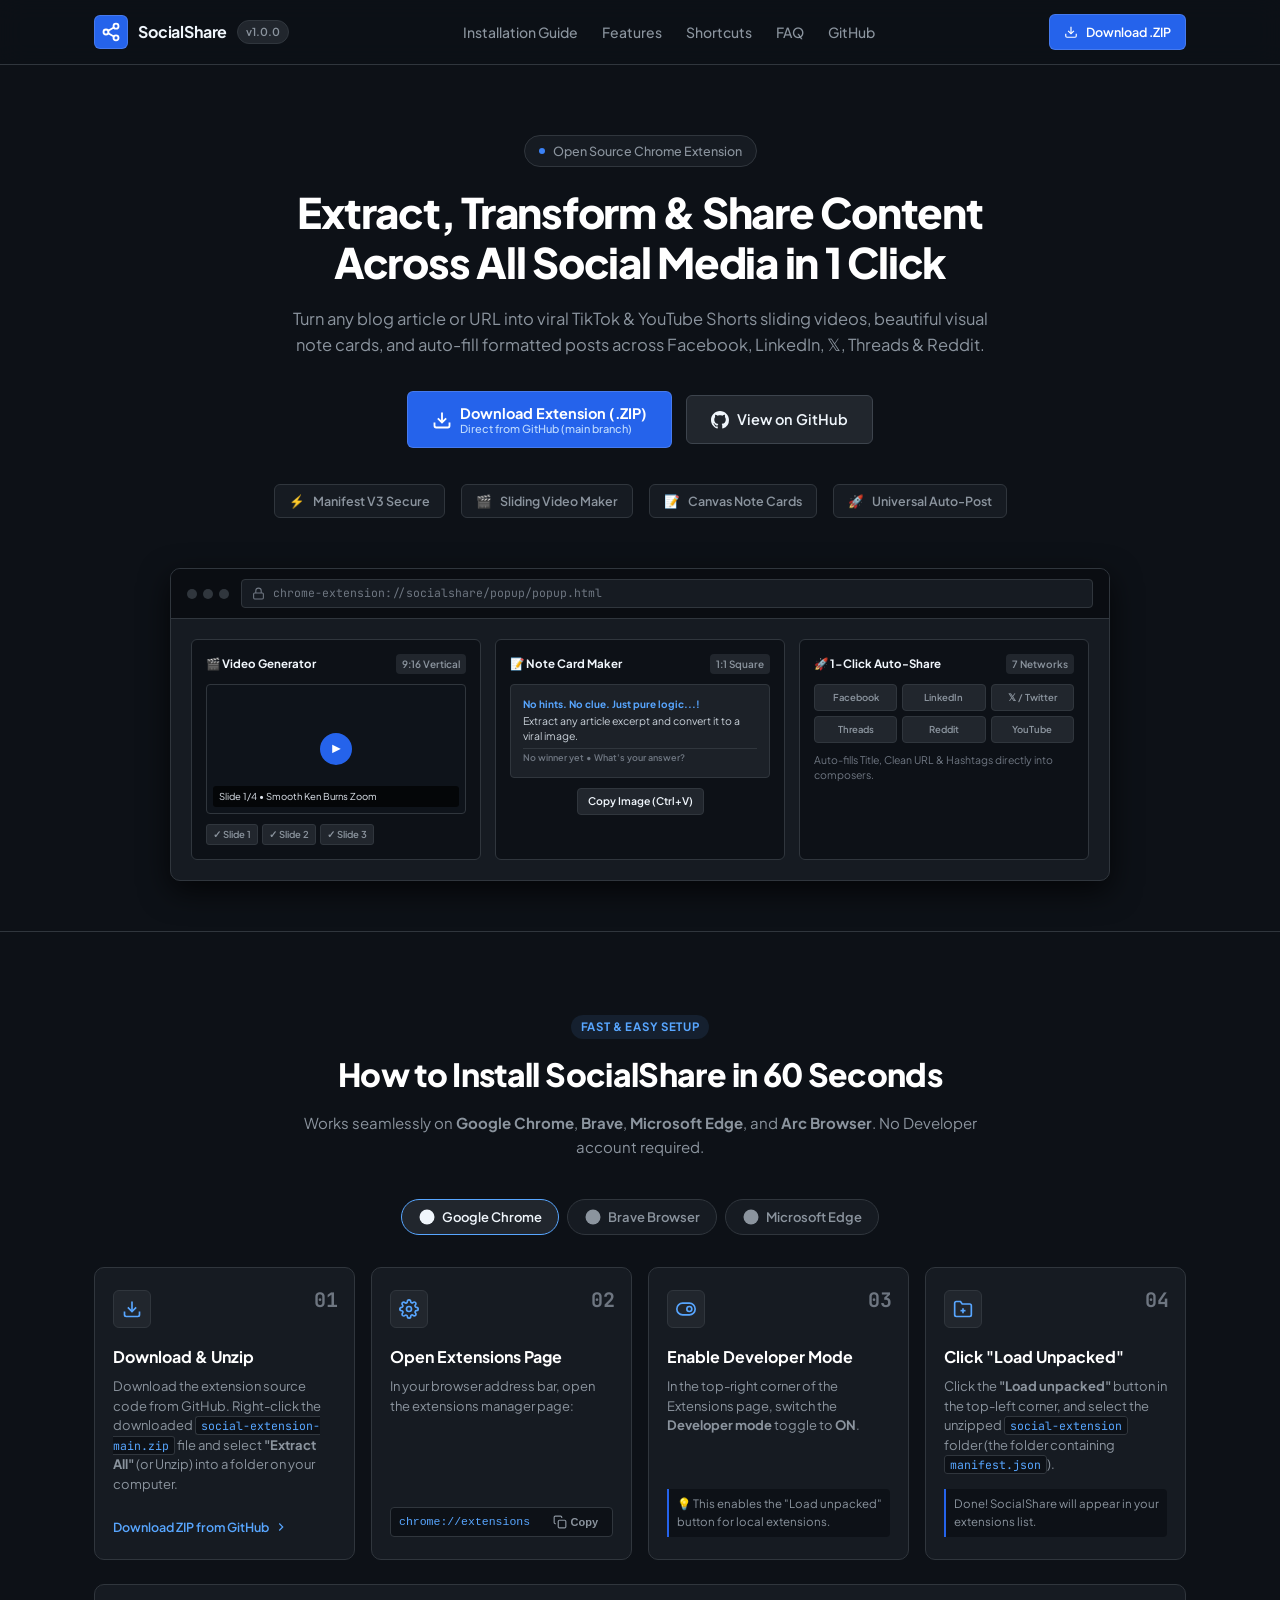
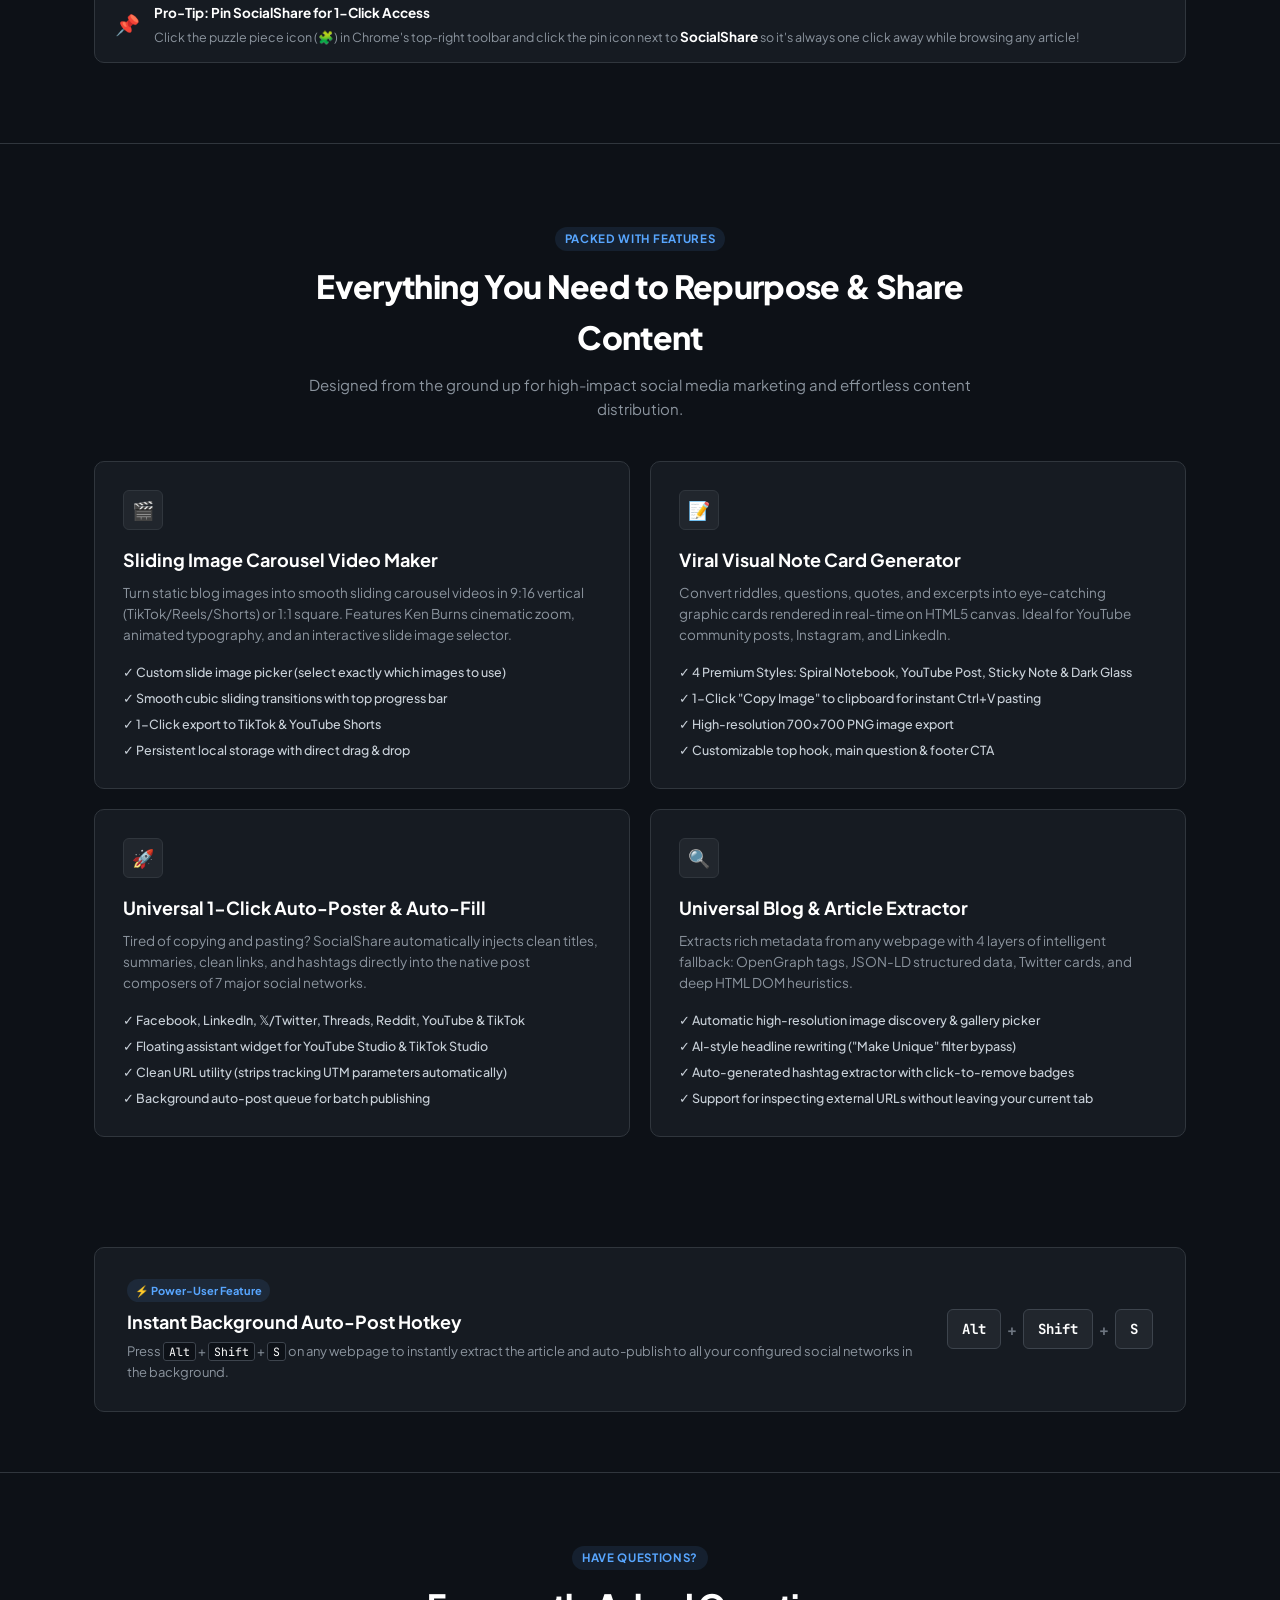
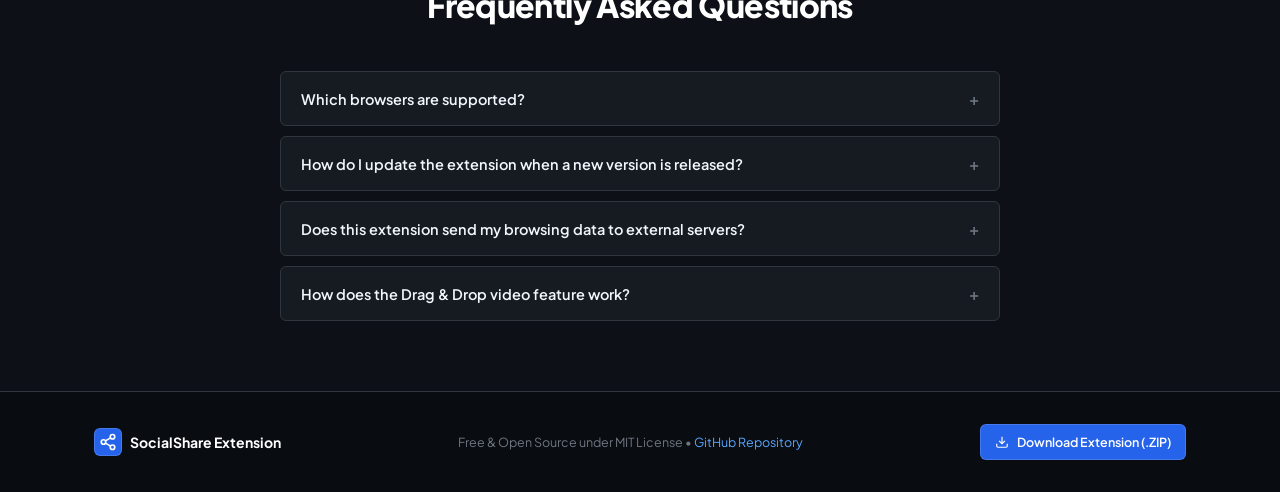
<file: index.html>
<!DOCTYPE html>
<html lang="en">
<head>
  <meta charset="UTF-8" />
  <meta name="viewport" content="width=device-width, initial-scale=1.0" />
  <title>SocialShare - Chrome Extension | 1-Click Blog Extractor, Carousel Video Maker & Auto-Poster</title>
  <meta name="description" content="Download SocialShare Chrome Extension. Extract blog metadata, create viral sliding carousel videos for TikTok & Shorts, generate visual note cards, and auto-post seamlessly." />
  
  <!-- Google Fonts -->
  <link rel="preconnect" href="https://fonts.googleapis.com" />
  <link rel="preconnect" href="https://fonts.gstatic.com" crossorigin />
  <link href="https://fonts.googleapis.com/css2?family=Plus+Jakarta+Sans:wght@400;500;600;700;800&family=JetBrains+Mono:wght@400;500;600&display=swap" rel="stylesheet" />

  <!-- Main Stylesheet -->
  <link rel="stylesheet" href="index.css" />
</head>
<body>
  <!-- Header / Navigation -->
  <header class="site-header">
    <div class="container header-container">
      <a href="#hero" class="brand-logo">
        <div class="logo-icon-box">
          <svg width="20" height="20" viewBox="0 0 24 24" fill="none" stroke="currentColor" stroke-width="2.2" stroke-linecap="round" stroke-linejoin="round">
            <circle cx="18" cy="5" r="3"></circle>
            <circle cx="6" cy="12" r="3"></circle>
            <circle cx="18" cy="19" r="3"></circle>
            <line x1="8.59" y1="13.51" x2="15.42" y2="17.49"></line>
            <line x1="15.41" y1="6.51" x2="8.59" y2="10.49"></line>
          </svg>
        </div>
        <span class="brand-name">SocialShare</span>
        <span class="version-tag">v1.0.0</span>
      </a>

      <nav class="nav-links">
        <a href="#install-guide" class="nav-link">Installation Guide</a>
        <a href="#features" class="nav-link">Features</a>
        <a href="#shortcuts" class="nav-link">Shortcuts</a>
        <a href="#faq" class="nav-link">FAQ</a>
        <a href="https://github.com/khadka27/social-extension" target="_blank" rel="noopener noreferrer" class="nav-link">GitHub</a>
      </nav>

      <div class="header-actions">
        <a href="https://github.com/khadka27/social-extension/archive/refs/heads/main.zip" id="nav-download-btn" class="btn btn-primary btn-sm">
          <svg width="14" height="14" viewBox="0 0 24 24" fill="none" stroke="currentColor" stroke-width="2">
            <path d="M21 15v4a2 2 0 0 1-2 2H5a2 2 0 0 1-2-2v-4"></path>
            <polyline points="7 10 12 15 17 10"></polyline>
            <line x1="12" y1="15" x2="12" y2="3"></line>
          </svg>
          <span>Download .ZIP</span>
        </a>
      </div>
    </div>
  </header>

  <!-- Hero Section -->
  <section id="hero" class="hero-section">
    <div class="container hero-container">
      <div class="hero-badge">
        <span class="pulse-dot"></span>
        <span>Open Source Chrome Extension</span>
      </div>

      <h1 class="hero-title">
        Extract, Transform & Share Content <br />
        Across All Social Media in 1 Click
      </h1>

      <p class="hero-subtitle">
        Turn any blog article or URL into viral TikTok & YouTube Shorts sliding videos, beautiful visual note cards, and auto-fill formatted posts across Facebook, LinkedIn, 𝕏, Threads & Reddit.
      </p>

      <!-- Primary Action Buttons -->
      <div class="hero-cta-group">
        <a href="https://github.com/khadka27/social-extension/archive/refs/heads/main.zip" id="hero-download-btn" class="btn btn-primary btn-lg">
          <svg width="20" height="20" viewBox="0 0 24 24" fill="none" stroke="currentColor" stroke-width="2.2">
            <path d="M21 15v4a2 2 0 0 1-2 2H5a2 2 0 0 1-2-2v-4"></path>
            <polyline points="7 10 12 15 17 10"></polyline>
            <line x1="12" y1="15" x2="12" y2="3"></line>
          </svg>
          <div class="btn-text-block">
            <span class="btn-main-text">Download Extension (.ZIP)</span>
            <span class="btn-sub-text">Direct from GitHub (main branch)</span>
          </div>
        </a>

        <a href="https://github.com/khadka27/social-extension" target="_blank" rel="noopener noreferrer" class="btn btn-secondary btn-lg">
          <svg width="18" height="18" viewBox="0 0 24 24" fill="currentColor">
            <path d="M12 0C5.37 0 0 5.37 0 12c0 5.31 3.435 9.795 8.205 11.385.6.105.825-.255.825-.57 0-.285-.015-1.23-.015-2.235-3.015.555-3.795-.735-4.035-1.41-.135-.345-.72-1.41-1.23-1.695-.42-.225-1.02-.78-.015-.795.945-.015 1.62.87 1.845 1.23 1.08 1.815 2.805 1.305 3.495.99.105-.78.42-1.305.765-1.605-2.67-.3-5.46-1.335-5.46-5.925 0-1.305.465-2.385 1.23-3.225-.12-.3-.54-1.53.12-3.18 0 0 1.005-.315 3.3 1.23.96-.27 1.98-.405 3-.405s2.04.135 3 .405c2.295-1.56 3.3-1.23 3.3-1.23.66 1.65.24 2.88.12 3.18.765.84 1.23 1.905 1.23 3.225 0 4.605-2.805 5.625-5.475 5.925.435.375.81 1.095.81 2.22 0 1.605-.015 2.895-.015 3.3 0 .315.225.69.825.57A12.02 12.02 0 0024 12c0-6.63-5.37-12-12-12z"/>
          </svg>
          <span>View on GitHub</span>
        </a>
      </div>

      <!-- Quick Highlights Bar -->
      <div class="hero-stats-row">
        <div class="stat-item">
          <span class="stat-icon">⚡</span>
          <span class="stat-text">Manifest V3 Secure</span>
        </div>
        <div class="stat-item">
          <span class="stat-icon">🎬</span>
          <span class="stat-text">Sliding Video Maker</span>
        </div>
        <div class="stat-item">
          <span class="stat-icon">📝</span>
          <span class="stat-text">Canvas Note Cards</span>
        </div>
        <div class="stat-item">
          <span class="stat-icon">🚀</span>
          <span class="stat-text">Universal Auto-Post</span>
        </div>
      </div>

      <!-- Extension Mockup Preview -->
      <div class="hero-preview-mockup">
        <div class="mockup-window-bar">
          <div class="window-dots">
            <span class="dot dot-red"></span>
            <span class="dot dot-yellow"></span>
            <span class="dot dot-green"></span>
          </div>
          <div class="mockup-url-bar">
            <svg width="13" height="13" viewBox="0 0 24 24" fill="none" stroke="currentColor" stroke-width="2">
              <rect x="3" y="11" width="18" height="11" rx="2" ry="2"></rect>
              <path d="M7 11V7a5 5 0 0 1 10 0v4"></path>
            </svg>
            <span>chrome-extension://socialshare/popup/popup.html</span>
          </div>
        </div>
        
        <div class="mockup-content-grid">
          <!-- Left Mini Card: Video Generator -->
          <div class="mockup-feature-card">
            <div class="mockup-card-header">
              <span class="badge-label">🎬 Video Generator</span>
              <span class="ratio-badge">9:16 Vertical</span>
            </div>
            <div class="mockup-video-preview">
              <div class="mockup-play-icon">▶</div>
              <div class="mockup-video-caption">
                <span>Slide 1/4 • Smooth Ken Burns Zoom</span>
              </div>
            </div>
            <div class="mockup-chips">
              <span class="mockup-chip">✓ Slide 1</span>
              <span class="mockup-chip">✓ Slide 2</span>
              <span class="mockup-chip">✓ Slide 3</span>
            </div>
          </div>

          <!-- Middle Mini Card: Visual Note Card -->
          <div class="mockup-feature-card">
            <div class="mockup-card-header">
              <span class="badge-label">📝 Note Card Maker</span>
              <span class="ratio-badge">1:1 Square</span>
            </div>
            <div class="mockup-note-card">
              <p class="note-hook">No hints. No clue. Just pure logic...!</p>
              <p class="note-body">Extract any article excerpt and convert it to a viral image.</p>
              <p class="note-footer">No winner yet • What's your answer?</p>
            </div>
            <div class="mockup-actions">
              <span class="mockup-btn">Copy Image (Ctrl+V)</span>
            </div>
          </div>

          <!-- Right Mini Card: 1-Click Auto Post -->
          <div class="mockup-feature-card">
            <div class="mockup-card-header">
              <span class="badge-label">🚀 1-Click Auto-Share</span>
              <span class="ratio-badge">7 Networks</span>
            </div>
            <div class="mockup-social-grid">
              <div class="mockup-social-btn">Facebook</div>
              <div class="mockup-social-btn">LinkedIn</div>
              <div class="mockup-social-btn">𝕏 / Twitter</div>
              <div class="mockup-social-btn">Threads</div>
              <div class="mockup-social-btn">Reddit</div>
              <div class="mockup-social-btn">YouTube</div>
            </div>
            <p class="mockup-auto-text">Auto-fills Title, Clean URL & Hashtags directly into composers.</p>
          </div>
        </div>
      </div>
    </div>
  </section>

  <!-- Step-by-Step Installation Guide -->
  <section id="install-guide" class="guide-section">
    <div class="container">
      <div class="section-header">
        <span class="section-badge">Fast & Easy Setup</span>
        <h2 class="section-title">How to Install SocialShare in 60 Seconds</h2>
        <p class="section-desc">
          Works seamlessly on <strong>Google Chrome</strong>, <strong>Brave</strong>, <strong>Microsoft Edge</strong>, and <strong>Arc Browser</strong>. No Developer account required.
        </p>
      </div>

      <!-- Browser Selector Tabs -->
      <div class="browser-tabs">
        <button class="browser-tab active" data-browser="chrome">
          <svg width="18" height="18" viewBox="0 0 24 24" fill="currentColor"><circle cx="12" cy="12" r="10"/></svg>
          Google Chrome
        </button>
        <button class="browser-tab" data-browser="brave">
          <svg width="18" height="18" viewBox="0 0 24 24" fill="currentColor"><circle cx="12" cy="12" r="10"/></svg>
          Brave Browser
        </button>
        <button class="browser-tab" data-browser="edge">
          <svg width="18" height="18" viewBox="0 0 24 24" fill="currentColor"><circle cx="12" cy="12" r="10"/></svg>
          Microsoft Edge
        </button>
      </div>

      <!-- Steps Grid -->
      <div class="steps-grid">
        <!-- Step 1 -->
        <div class="step-card">
          <div class="step-number">01</div>
          <div class="step-icon-circle">
            <svg width="20" height="20" viewBox="0 0 24 24" fill="none" stroke="currentColor" stroke-width="2">
              <path d="M21 15v4a2 2 0 0 1-2 2H5a2 2 0 0 1-2-2v-4"></path>
              <polyline points="7 10 12 15 17 10"></polyline>
              <line x1="12" y1="15" x2="12" y2="3"></line>
            </svg>
          </div>
          <h3 class="step-title">Download & Unzip</h3>
          <p class="step-text">
            Download the extension source code from GitHub. Right-click the downloaded <code>social-extension-main.zip</code> file and select <strong>"Extract All"</strong> (or Unzip) into a folder on your computer.
          </p>
          <a href="https://github.com/khadka27/social-extension/archive/refs/heads/main.zip" class="step-action-link">
            <span>Download ZIP from GitHub</span>
            <svg width="14" height="14" viewBox="0 0 24 24" fill="none" stroke="currentColor" stroke-width="2"><polyline points="9 18 15 12 9 6"></polyline></svg>
          </a>
        </div>

        <!-- Step 2 -->
        <div class="step-card">
          <div class="step-number">02</div>
          <div class="step-icon-circle">
            <svg width="20" height="20" viewBox="0 0 24 24" fill="none" stroke="currentColor" stroke-width="2">
              <circle cx="12" cy="12" r="3"></circle>
              <path d="M19.4 15a1.65 1.65 0 0 0 .33 1.82l.06.06a2 2 0 0 1 0 2.83 2 2 0 0 1-2.83 0l-.06-.06a1.65 1.65 0 0 0-1.82-.33 1.65 1.65 0 0 0-1 1.51V21a2 2 0 0 1-2 2 2 2 0 0 1-2-2v-.09A1.65 1.65 0 0 0 9 19.4a1.65 1.65 0 0 0-1.82.33l-.06.06a2 2 0 0 1-2.83 0 2 2 0 0 1 0-2.83l.06-.06a1.65 1.65 0 0 0 .33-1.82 1.65 1.65 0 0 0-1.51-1H3a2 2 0 0 1-2-2 2 2 0 0 1 2-2h.09A1.65 1.65 0 0 0 4.6 9a1.65 1.65 0 0 0-.33-1.82l-.06-.06a2 2 0 0 1 0-2.83 2 2 0 0 1 2.83 0l.06.06a1.65 1.65 0 0 0 1.82.33H9a1.65 1.65 0 0 0 1-1.51V3a2 2 0 0 1 2-2 2 2 0 0 1 2 2v.09a1.65 1.65 0 0 0 1 1.51 1.65 1.65 0 0 0 1.82-.33l.06-.06a2 2 0 0 1 2.83 0 2 2 0 0 1 0 2.83l-.06.06a1.65 1.65 0 0 0-.33 1.82V9a1.65 1.65 0 0 0 1.51 1H21a2 2 0 0 1 2 2 2 2 0 0 1-2 2h-.09a1.65 1.65 0 0 0-1.51 1z"></path>
            </svg>
          </div>
          <h3 class="step-title">Open Extensions Page</h3>
          <p class="step-text">
            In your browser address bar, open the extensions manager page:
          </p>
          <div class="code-copy-box">
            <code id="ext-url-code">chrome://extensions</code>
            <button id="copy-ext-url-btn" class="copy-mini-btn" title="Copy to clipboard">
              <svg width="14" height="14" viewBox="0 0 24 24" fill="none" stroke="currentColor" stroke-width="2">
                <rect x="9" y="9" width="13" height="13" rx="2" ry="2"></rect>
                <path d="M5 15H4a2 2 0 0 1-2-2V4a2 2 0 0 1 2-2h9a2 2 0 0 1 2 2v1"></path>
              </svg>
              <span>Copy</span>
            </button>
          </div>
        </div>

        <!-- Step 3 -->
        <div class="step-card">
          <div class="step-number">03</div>
          <div class="step-icon-circle">
            <svg width="20" height="20" viewBox="0 0 24 24" fill="none" stroke="currentColor" stroke-width="2">
              <rect x="1" y="5" width="22" height="14" rx="7" ry="7"></rect>
              <circle cx="16" cy="12" r="3"></circle>
            </svg>
          </div>
          <h3 class="step-title">Enable Developer Mode</h3>
          <p class="step-text">
            In the top-right corner of the Extensions page, switch the <strong>Developer mode</strong> toggle to <strong>ON</strong>.
          </p>
          <div class="step-tip">
            💡 This enables the "Load unpacked" button for local extensions.
          </div>
        </div>

        <!-- Step 4 -->
        <div class="step-card">
          <div class="step-number">04</div>
          <div class="step-icon-circle">
            <svg width="20" height="20" viewBox="0 0 24 24" fill="none" stroke="currentColor" stroke-width="2">
              <path d="M22 19a2 2 0 0 1-2 2H4a2 2 0 0 1-2-2V5a2 2 0 0 1 2-2h5l2 3h9a2 2 0 0 1 2 2z"></path>
              <line x1="12" y1="11" x2="12" y2="17"></line>
              <line x1="9" y1="14" x2="15" y2="14"></line>
            </svg>
          </div>
          <h3 class="step-title">Click "Load Unpacked"</h3>
          <p class="step-text">
            Click the <strong>"Load unpacked"</strong> button in the top-left corner, and select the unzipped <code>social-extension</code> folder (the folder containing <code>manifest.json</code>).
          </p>
          <div class="step-tip">
            Done! SocialShare will appear in your extensions list.
          </div>
        </div>
      </div>

      <!-- Pin Extension Pro-Tip Banner -->
      <div class="pro-tip-banner">
        <div class="banner-icon">📌</div>
        <div class="banner-text">
          <strong>Pro-Tip: Pin SocialShare for 1-Click Access</strong>
          <p>Click the puzzle piece icon (🧩) in Chrome's top-right toolbar and click the pin icon next to <strong>SocialShare</strong> so it's always one click away while browsing any article!</p>
        </div>
      </div>
    </div>
  </section>

  <!-- Key Features Deep Dive -->
  <section id="features" class="features-section">
    <div class="container">
      <div class="section-header">
        <span class="section-badge">Packed with Features</span>
        <h2 class="section-title">Everything You Need to Repurpose & Share Content</h2>
        <p class="section-desc">Designed from the ground up for high-impact social media marketing and effortless content distribution.</p>
      </div>

      <div class="features-grid">
        <!-- Feature 1 -->
        <div class="feature-card">
          <div class="feature-icon-box">🎬</div>
          <h3 class="feature-title">Sliding Image Carousel Video Maker</h3>
          <p class="feature-description">
            Turn static blog images into smooth sliding carousel videos in 9:16 vertical (TikTok/Reels/Shorts) or 1:1 square. Features Ken Burns cinematic zoom, animated typography, and an interactive slide image selector.
          </p>
          <ul class="feature-list">
            <li>✓ Custom slide image picker (select exactly which images to use)</li>
            <li>✓ Smooth cubic sliding transitions with top progress bar</li>
            <li>✓ 1-Click export to TikTok & YouTube Shorts</li>
            <li>✓ Persistent local storage with direct drag & drop</li>
          </ul>
        </div>

        <!-- Feature 2 -->
        <div class="feature-card">
          <div class="feature-icon-box">📝</div>
          <h3 class="feature-title">Viral Visual Note Card Generator</h3>
          <p class="feature-description">
            Convert riddles, questions, quotes, and excerpts into eye-catching graphic cards rendered in real-time on HTML5 canvas. Ideal for YouTube community posts, Instagram, and LinkedIn.
          </p>
          <ul class="feature-list">
            <li>✓ 4 Premium Styles: Spiral Notebook, YouTube Post, Sticky Note & Dark Glass</li>
            <li>✓ 1-Click "Copy Image" to clipboard for instant Ctrl+V pasting</li>
            <li>✓ High-resolution 700x700 PNG image export</li>
            <li>✓ Customizable top hook, main question & footer CTA</li>
          </ul>
        </div>

        <!-- Feature 3 -->
        <div class="feature-card">
          <div class="feature-icon-box">🚀</div>
          <h3 class="feature-title">Universal 1-Click Auto-Poster & Auto-Fill</h3>
          <p class="feature-description">
            Tired of copying and pasting? SocialShare automatically injects clean titles, summaries, clean links, and hashtags directly into the native post composers of 7 major social networks.
          </p>
          <ul class="feature-list">
            <li>✓ Facebook, LinkedIn, 𝕏/Twitter, Threads, Reddit, YouTube & TikTok</li>
            <li>✓ Floating assistant widget for YouTube Studio & TikTok Studio</li>
            <li>✓ Clean URL utility (strips tracking UTM parameters automatically)</li>
            <li>✓ Background auto-post queue for batch publishing</li>
          </ul>
        </div>

        <!-- Feature 4 -->
        <div class="feature-card">
          <div class="feature-icon-box">🔍</div>
          <h3 class="feature-title">Universal Blog & Article Extractor</h3>
          <p class="feature-description">
            Extracts rich metadata from any webpage with 4 layers of intelligent fallback: OpenGraph tags, JSON-LD structured data, Twitter cards, and deep HTML DOM heuristics.
          </p>
          <ul class="feature-list">
            <li>✓ Automatic high-resolution image discovery & gallery picker</li>
            <li>✓ AI-style headline rewriting ("Make Unique" filter bypass)</li>
            <li>✓ Auto-generated hashtag extractor with click-to-remove badges</li>
            <li>✓ Support for inspecting external URLs without leaving your current tab</li>
          </ul>
        </div>
      </div>
    </div>
  </section>

  <!-- Keyboard Shortcuts Section -->
  <section id="shortcuts" class="shortcuts-section">
    <div class="container">
      <div class="shortcut-box">
        <div class="shortcut-info">
          <span class="shortcut-tag">⚡ Power-User Feature</span>
          <h3 class="shortcut-title">Instant Background Auto-Post Hotkey</h3>
          <p class="shortcut-desc">
            Press <kbd>Alt</kbd> + <kbd>Shift</kbd> + <kbd>S</kbd> on any webpage to instantly extract the article and auto-publish to all your configured social networks in the background.
          </p>
        </div>
        <div class="shortcut-keys">
          <div class="key-cap">Alt</div>
          <span class="key-plus">+</span>
          <div class="key-cap">Shift</div>
          <span class="key-plus">+</span>
          <div class="key-cap">S</div>
        </div>
      </div>
    </div>
  </section>

  <!-- FAQ Section -->
  <section id="faq" class="faq-section">
    <div class="container">
      <div class="section-header">
        <span class="section-badge">Have Questions?</span>
        <h2 class="section-title">Frequently Asked Questions</h2>
      </div>

      <div class="faq-accordion">
        <div class="faq-item">
          <button class="faq-question">
            <span>Which browsers are supported?</span>
            <span class="faq-icon">+</span>
          </button>
          <div class="faq-answer">
            <p>SocialShare is built on Manifest V3 and is 100% compatible with all Chromium-based browsers including Google Chrome, Brave Browser, Microsoft Edge, Opera, Arc, and Vivaldi.</p>
          </div>
        </div>

        <div class="faq-item">
          <button class="faq-question">
            <span>How do I update the extension when a new version is released?</span>
            <span class="faq-icon">+</span>
          </button>
          <div class="faq-answer">
            <p>Download the latest ZIP from GitHub, extract the files over your existing folder, and click the <strong>Refresh / Reload icon (🔄)</strong> on the extension card in <code>chrome://extensions</code>.</p>
          </div>
        </div>

        <div class="faq-item">
          <button class="faq-question">
            <span>Does this extension send my browsing data to external servers?</span>
            <span class="faq-icon">+</span>
          </button>
          <div class="faq-answer">
            <p>No. SocialShare runs completely locally on your computer. All metadata extraction, canvas note card rendering, video rendering, and IndexedDB caching happen client-side in your browser.</p>
          </div>
        </div>

        <div class="faq-item">
          <button class="faq-question">
            <span>How does the Drag & Drop video feature work?</span>
            <span class="faq-icon">+</span>
          </button>
          <div class="faq-answer">
            <p>When a carousel video is generated, clicking <strong>Download Video</strong> or dragging the video card saves the self-contained <code>.webm</code> file to your computer. You can then drop it straight into TikTok Studio or YouTube Studio without any browser file errors.</p>
          </div>
        </div>
      </div>
    </div>
  </section>

  <!-- Footer CTA Bar -->
  <footer class="site-footer">
    <div class="container footer-container">
      <div class="footer-brand">
        <div class="logo-icon-box sm">
          <svg width="18" height="18" viewBox="0 0 24 24" fill="none" stroke="currentColor" stroke-width="2.2">
            <circle cx="18" cy="5" r="3"></circle>
            <circle cx="6" cy="12" r="3"></circle>
            <circle cx="18" cy="19" r="3"></circle>
            <line x1="8.59" y1="13.51" x2="15.42" y2="17.49"></line>
            <line x1="15.41" y1="6.51" x2="8.59" y2="10.49"></line>
          </svg>
        </div>
        <span class="footer-brand-name">SocialShare Extension</span>
      </div>

      <p class="footer-copy">
        Free & Open Source under MIT License • <a href="https://github.com/khadka27/social-extension" target="_blank" rel="noopener noreferrer" style="color:#58A6FF;text-decoration:none;">GitHub Repository</a>
      </p>

      <div class="footer-actions">
        <a href="https://github.com/khadka27/social-extension/archive/refs/heads/main.zip" class="btn btn-primary btn-sm">
          <svg width="14" height="14" viewBox="0 0 24 24" fill="none" stroke="currentColor" stroke-width="2">
            <path d="M21 15v4a2 2 0 0 1-2 2H5a2 2 0 0 1-2-2v-4"></path>
            <polyline points="7 10 12 15 17 10"></polyline>
            <line x1="12" y1="15" x2="12" y2="3"></line>
          </svg>
          <span>Download Extension (.ZIP)</span>
        </a>
      </div>
    </div>
  </footer>

  <!-- Toast Notification Container -->
  <div id="toast" class="toast hidden">
    <span id="toast-message">Copied to clipboard!</span>
  </div>

  <!-- Main JavaScript File -->
  <script src="index.js"></script>
</body>
</html>
</file>
<file: index.css>
/* =========================================================
   SocialShare - Presentation & Installation Stylesheet
   Clean Developer / Linear / GitHub Dark Aesthetic
   (No generic AI gradients, clean solid contrasts & crisp typography)
   ========================================================= */

:root {
  --bg-base: #0D1117;
  --bg-surface: #161B22;
  --bg-surface-elevated: #21262D;
  --bg-surface-hover: #292E36;
  --border-subtle: #30363D;
  --border-medium: #3D444D;
  --border-focus: #58A6FF;
  
  --primary: #2563EB;
  --primary-hover: #1D4ED8;
  --primary-subtle: rgba(37, 99, 235, 0.12);
  --primary-border: rgba(59, 130, 246, 0.4);

  --text-primary: #F0F6FC;
  --text-secondary: #8B949E;
  --text-muted: #6E7681;

  --radius-sm: 6px;
  --radius-md: 10px;
  --radius-lg: 14px;
  --radius-full: 9999px;

  --shadow-sm: 0 1px 3px rgba(0, 0, 0, 0.4);
  --shadow-md: 0 4px 14px rgba(0, 0, 0, 0.5);
  --shadow-lg: 0 10px 30px rgba(0, 0, 0, 0.7);

  --font-main: 'Plus Jakarta Sans', -apple-system, BlinkMacSystemFont, 'Segoe UI', Roboto, sans-serif;
  --font-mono: 'JetBrains Mono', 'SF Mono', Consolas, monospace;
}

*, *::before, *::after {
  box-sizing: border-box;
  margin: 0;
  padding: 0;
}

html {
  scroll-behavior: smooth;
}

body {
  font-family: var(--font-main);
  background-color: var(--bg-base);
  color: var(--text-primary);
  line-height: 1.6;
  overflow-x: hidden;
  position: relative;
  min-height: 100vh;
}

/* Container */
.container {
  width: 100%;
  max-width: 1140px;
  margin: 0 auto;
  padding: 0 24px;
  position: relative;
  z-index: 1;
}

/* Header & Nav */
.site-header {
  position: sticky;
  top: 0;
  z-index: 100;
  background: rgba(13, 17, 23, 0.92);
  backdrop-filter: blur(12px);
  -webkit-backdrop-filter: blur(12px);
  border-bottom: 1px solid var(--border-subtle);
  padding: 14px 0;
}

.header-container {
  display: flex;
  align-items: center;
  justify-content: space-between;
}

.brand-logo {
  display: flex;
  align-items: center;
  gap: 10px;
  text-decoration: none;
  color: var(--text-primary);
}

.logo-icon-box {
  width: 34px;
  height: 34px;
  background: var(--primary);
  border-radius: var(--radius-sm);
  display: flex;
  align-items: center;
  justify-content: center;
  color: #fff;
  border: 1px solid rgba(255, 255, 255, 0.15);
}

.logo-icon-box.sm {
  width: 28px;
  height: 28px;
}

.brand-name {
  font-size: 16px;
  font-weight: 700;
  letter-spacing: -0.01em;
  color: var(--text-primary);
}

.version-tag {
  font-size: 11px;
  font-weight: 600;
  background: var(--bg-surface-elevated);
  color: var(--text-secondary);
  border: 1px solid var(--border-subtle);
  padding: 2px 8px;
  border-radius: var(--radius-full);
}

.nav-links {
  display: flex;
  align-items: center;
  gap: 24px;
}

.nav-link {
  color: var(--text-secondary);
  text-decoration: none;
  font-size: 14px;
  font-weight: 500;
  transition: color 0.15s ease;
}

.nav-link:hover {
  color: var(--text-primary);
}

/* Buttons */
.btn {
  display: inline-flex;
  align-items: center;
  justify-content: center;
  gap: 8px;
  padding: 9px 18px;
  border-radius: var(--radius-sm);
  font-family: var(--font-main);
  font-size: 13.5px;
  font-weight: 600;
  text-decoration: none;
  cursor: pointer;
  transition: all 0.18s ease;
  border: 1px solid transparent;
}

.btn-sm {
  padding: 7px 14px;
  font-size: 12.5px;
}

.btn-lg {
  padding: 12px 24px;
  font-size: 14.5px;
}

.btn-primary {
  background: var(--primary);
  color: #ffffff;
  border-color: rgba(255, 255, 255, 0.15);
}

.btn-primary:hover {
  background: var(--primary-hover);
  transform: translateY(-1px);
}

.btn-secondary {
  background: var(--bg-surface-elevated);
  color: var(--text-primary);
  border-color: var(--border-medium);
}

.btn-secondary:hover {
  background: var(--bg-surface-hover);
  border-color: var(--text-secondary);
  transform: translateY(-1px);
}

.btn-text-block {
  display: flex;
  flex-direction: column;
  align-items: flex-start;
  line-height: 1.25;
}

.btn-main-text {
  font-size: 14.5px;
  font-weight: 700;
}

.btn-sub-text {
  font-size: 11px;
  color: #BFDBFE;
  font-weight: 500;
}

/* Hero Section */
.hero-section {
  padding: 70px 0 50px 0;
  text-align: center;
}

.hero-badge {
  display: inline-flex;
  align-items: center;
  gap: 8px;
  background: var(--bg-surface);
  border: 1px solid var(--border-subtle);
  padding: 5px 14px;
  border-radius: var(--radius-full);
  font-size: 12.5px;
  font-weight: 500;
  color: var(--text-secondary);
  margin-bottom: 20px;
}

.pulse-dot {
  width: 6px;
  height: 6px;
  background: #3B82F6;
  border-radius: 50%;
}

.hero-title {
  font-size: 42px;
  font-weight: 800;
  line-height: 1.2;
  letter-spacing: -0.03em;
  color: #FFFFFF;
  margin-bottom: 18px;
}

.hero-subtitle {
  font-size: 16.5px;
  color: var(--text-secondary);
  max-width: 720px;
  margin: 0 auto 32px auto;
  line-height: 1.6;
}

.hero-cta-group {
  display: flex;
  align-items: center;
  justify-content: center;
  gap: 14px;
  margin-bottom: 36px;
}

.hero-stats-row {
  display: flex;
  align-items: center;
  justify-content: center;
  gap: 16px;
  flex-wrap: wrap;
  margin-bottom: 50px;
}

.stat-item {
  display: flex;
  align-items: center;
  gap: 8px;
  background: var(--bg-surface);
  border: 1px solid var(--border-subtle);
  padding: 6px 14px;
  border-radius: var(--radius-sm);
  font-size: 12.5px;
  font-weight: 600;
  color: var(--text-secondary);
}

/* Extension Mockup Preview */
.hero-preview-mockup {
  background: var(--bg-surface);
  border: 1px solid var(--border-subtle);
  border-radius: var(--radius-md);
  box-shadow: var(--shadow-lg);
  overflow: hidden;
  max-width: 940px;
  margin: 0 auto;
  text-align: left;
}

.mockup-window-bar {
  background: #0A0D12;
  padding: 10px 16px;
  display: flex;
  align-items: center;
  gap: 12px;
  border-bottom: 1px solid var(--border-subtle);
}

.window-dots {
  display: flex;
  gap: 6px;
}

.dot {
  width: 10px;
  height: 10px;
  border-radius: 50%;
  background: #30363D;
}

.mockup-url-bar {
  flex: 1;
  background: var(--bg-surface);
  border: 1px solid var(--border-subtle);
  border-radius: 4px;
  padding: 4px 10px;
  font-family: var(--font-mono);
  font-size: 11.5px;
  color: var(--text-muted);
  display: flex;
  align-items: center;
  gap: 8px;
}

.mockup-content-grid {
  display: grid;
  grid-template-columns: repeat(3, 1fr);
  gap: 14px;
  padding: 20px;
}

.mockup-feature-card {
  background: var(--bg-base);
  border: 1px solid var(--border-subtle);
  border-radius: var(--radius-sm);
  padding: 14px;
  display: flex;
  flex-direction: column;
  gap: 10px;
}

.mockup-card-header {
  display: flex;
  align-items: center;
  justify-content: space-between;
}

.badge-label {
  font-size: 11.5px;
  font-weight: 700;
  color: var(--text-primary);
}

.ratio-badge {
  font-size: 10px;
  font-weight: 600;
  background: var(--bg-surface-elevated);
  padding: 2px 6px;
  border-radius: 4px;
  color: var(--text-secondary);
}

.mockup-video-preview {
  height: 130px;
  background: #0E131A;
  border-radius: 4px;
  position: relative;
  display: flex;
  align-items: center;
  justify-content: center;
  border: 1px solid var(--border-subtle);
}

.mockup-play-icon {
  width: 32px;
  height: 32px;
  background: var(--primary);
  border-radius: 50%;
  display: flex;
  align-items: center;
  justify-content: center;
  color: #fff;
  font-size: 11px;
}

.mockup-video-caption {
  position: absolute;
  bottom: 6px;
  left: 6px;
  right: 6px;
  background: rgba(0,0,0,0.7);
  padding: 3px 6px;
  border-radius: 3px;
  font-size: 9.5px;
  color: #E2E8F0;
}

.mockup-chips {
  display: flex;
  gap: 4px;
}

.mockup-chip {
  font-size: 9.5px;
  font-weight: 600;
  padding: 2px 6px;
  border-radius: 3px;
  background: var(--bg-surface-elevated);
  color: var(--text-secondary);
  border: 1px solid var(--border-subtle);
}

.mockup-note-card {
  background: #1C2128;
  color: #F0F6FC;
  padding: 12px;
  border-radius: 4px;
  font-size: 10.5px;
  line-height: 1.4;
  border: 1px solid var(--border-subtle);
}

.note-hook {
  font-weight: 700;
  color: #58A6FF;
  font-size: 10px;
  margin-bottom: 3px;
}

.note-body {
  font-size: 10.5px;
  color: #C9D1D9;
  margin-bottom: 5px;
}

.note-footer {
  font-size: 9px;
  font-weight: 600;
  color: var(--text-muted);
  border-top: 1px solid var(--border-subtle);
  padding-top: 3px;
}

.mockup-actions {
  display: flex;
  justify-content: center;
}

.mockup-btn {
  background: var(--bg-surface-elevated);
  border: 1px solid var(--border-subtle);
  color: var(--text-primary);
  font-size: 10.5px;
  font-weight: 600;
  padding: 4px 10px;
  border-radius: 4px;
  cursor: pointer;
}

.mockup-social-grid {
  display: grid;
  grid-template-columns: repeat(3, 1fr);
  gap: 5px;
}

.mockup-social-btn {
  font-size: 9.5px;
  font-weight: 600;
  text-align: center;
  padding: 5px 3px;
  border-radius: 4px;
  background: var(--bg-surface-elevated);
  border: 1px solid var(--border-subtle);
  color: var(--text-secondary);
}

.mockup-auto-text {
  font-size: 10.5px;
  color: var(--text-muted);
  line-height: 1.4;
}

/* Installation Guide Section */
.guide-section {
  padding: 80px 0;
  background: var(--bg-base);
  border-top: 1px solid var(--border-subtle);
  border-bottom: 1px solid var(--border-subtle);
}

.section-header {
  text-align: center;
  max-width: 680px;
  margin: 0 auto 40px auto;
}

.section-badge {
  display: inline-block;
  font-size: 11.5px;
  font-weight: 700;
  text-transform: uppercase;
  letter-spacing: 0.06em;
  color: #58A6FF;
  background: rgba(88, 166, 255, 0.1);
  padding: 3px 10px;
  border-radius: var(--radius-full);
  margin-bottom: 10px;
}

.section-title {
  font-size: 32px;
  font-weight: 800;
  letter-spacing: -0.02em;
  color: #FFFFFF;
  margin-bottom: 10px;
}

.section-desc {
  font-size: 15px;
  color: var(--text-secondary);
}

/* Browser Tabs */
.browser-tabs {
  display: flex;
  align-items: center;
  justify-content: center;
  gap: 8px;
  margin-bottom: 32px;
}

.browser-tab {
  background: var(--bg-surface);
  border: 1px solid var(--border-subtle);
  color: var(--text-secondary);
  padding: 8px 16px;
  border-radius: var(--radius-full);
  font-family: var(--font-main);
  font-size: 13px;
  font-weight: 600;
  display: flex;
  align-items: center;
  gap: 6px;
  cursor: pointer;
  transition: all 0.15s ease;
}

.browser-tab.active {
  background: var(--bg-surface-elevated);
  color: var(--text-primary);
  border-color: #58A6FF;
}

/* Steps Grid */
.steps-grid {
  display: grid;
  grid-template-columns: repeat(4, 1fr);
  gap: 16px;
  margin-bottom: 24px;
}

.step-card {
  background: var(--bg-surface);
  border: 1px solid var(--border-subtle);
  border-radius: var(--radius-md);
  padding: 22px 18px;
  position: relative;
  display: flex;
  flex-direction: column;
  transition: all 0.18s ease;
}

.step-card:hover {
  border-color: var(--border-medium);
  transform: translateY(-2px);
}

.step-number {
  position: absolute;
  top: 16px;
  right: 16px;
  font-size: 20px;
  font-weight: 700;
  color: var(--text-muted);
  font-family: var(--font-mono);
}

.step-icon-circle {
  width: 38px;
  height: 38px;
  border-radius: var(--radius-sm);
  display: flex;
  align-items: center;
  justify-content: center;
  background: var(--bg-surface-elevated);
  border: 1px solid var(--border-subtle);
  color: #58A6FF;
  margin-bottom: 16px;
}

.step-title {
  font-size: 16px;
  font-weight: 700;
  margin-bottom: 8px;
  color: #FFFFFF;
}

.step-text {
  font-size: 13px;
  color: var(--text-secondary);
  line-height: 1.5;
  margin-bottom: 14px;
  flex: 1;
}

.step-text code {
  background: var(--bg-base);
  color: #58A6FF;
  padding: 1px 5px;
  border-radius: 3px;
  font-family: var(--font-mono);
  font-size: 11.5px;
  border: 1px solid var(--border-subtle);
}

.step-action-link {
  display: inline-flex;
  align-items: center;
  gap: 5px;
  color: #58A6FF;
  font-size: 12.5px;
  font-weight: 600;
  text-decoration: none;
}

.step-action-link:hover {
  text-decoration: underline;
}

.code-copy-box {
  display: flex;
  align-items: center;
  justify-content: space-between;
  background: var(--bg-base);
  border: 1px solid var(--border-subtle);
  border-radius: 4px;
  padding: 5px 8px;
  font-family: var(--font-mono);
  font-size: 11.5px;
  color: #58A6FF;
}

.copy-mini-btn {
  background: none;
  border: none;
  color: var(--text-secondary);
  display: flex;
  align-items: center;
  gap: 4px;
  font-size: 11px;
  font-weight: 600;
  cursor: pointer;
  padding: 2px 6px;
  border-radius: 3px;
}

.copy-mini-btn:hover {
  background: var(--bg-surface-elevated);
  color: #fff;
}

.step-tip {
  background: var(--bg-base);
  border-left: 2px solid var(--primary);
  padding: 6px 8px;
  border-radius: 0 4px 4px 0;
  font-size: 11.5px;
  color: var(--text-secondary);
}

/* Pro-Tip Banner */
.pro-tip-banner {
  background: var(--bg-surface);
  border: 1px solid var(--border-subtle);
  border-radius: var(--radius-md);
  padding: 14px 20px;
  display: flex;
  align-items: center;
  gap: 14px;
}

.banner-icon {
  font-size: 20px;
}

.banner-text strong {
  color: #FFFFFF;
  font-size: 13.5px;
}

.banner-text p {
  color: var(--text-secondary);
  font-size: 12.5px;
  margin-top: 1px;
}

/* Features Grid */
.features-section {
  padding: 80px 0;
}

.features-grid {
  display: grid;
  grid-template-columns: repeat(2, 1fr);
  gap: 20px;
}

.feature-card {
  background: var(--bg-surface);
  border: 1px solid var(--border-subtle);
  border-radius: var(--radius-md);
  padding: 28px;
  display: flex;
  flex-direction: column;
  transition: all 0.18s ease;
}

.feature-card:hover {
  border-color: var(--border-medium);
  transform: translateY(-2px);
}

.feature-icon-box {
  width: 40px;
  height: 40px;
  border-radius: var(--radius-sm);
  display: flex;
  align-items: center;
  justify-content: center;
  font-size: 18px;
  background: var(--bg-surface-elevated);
  border: 1px solid var(--border-subtle);
  margin-bottom: 16px;
}

.feature-title {
  font-size: 18px;
  font-weight: 700;
  margin-bottom: 8px;
  color: #FFFFFF;
}

.feature-description {
  font-size: 13.5px;
  color: var(--text-secondary);
  line-height: 1.55;
  margin-bottom: 16px;
}

.feature-list {
  list-style: none;
  display: flex;
  flex-direction: column;
  gap: 6px;
}

.feature-list li {
  font-size: 12.5px;
  color: #C9D1D9;
  font-weight: 500;
}

/* Shortcuts Section */
.shortcuts-section {
  padding: 30px 0 60px 0;
}

.shortcut-box {
  background: var(--bg-surface);
  border: 1px solid var(--border-subtle);
  border-radius: var(--radius-md);
  padding: 28px 32px;
  display: flex;
  align-items: center;
  justify-content: space-between;
  gap: 24px;
}

.shortcut-tag {
  font-size: 11px;
  font-weight: 700;
  color: #58A6FF;
  background: rgba(88, 166, 255, 0.1);
  padding: 3px 8px;
  border-radius: var(--radius-full);
  display: inline-block;
  margin-bottom: 6px;
}

.shortcut-title {
  font-size: 18px;
  font-weight: 700;
  margin-bottom: 4px;
  color: #FFFFFF;
}

.shortcut-desc {
  font-size: 13px;
  color: var(--text-secondary);
}

.shortcut-desc kbd {
  background: var(--bg-base);
  border: 1px solid var(--border-medium);
  border-radius: 3px;
  padding: 1px 5px;
  font-family: var(--font-mono);
  font-size: 11.5px;
  color: #FFFFFF;
}

.shortcut-keys {
  display: flex;
  align-items: center;
  gap: 6px;
}

.key-cap {
  background: var(--bg-surface-elevated);
  border: 1px solid var(--border-medium);
  border-radius: 6px;
  padding: 8px 14px;
  font-family: var(--font-mono);
  font-size: 14px;
  font-weight: 700;
  color: #FFFFFF;
}

.key-plus {
  font-size: 15px;
  font-weight: 700;
  color: var(--text-muted);
}

/* FAQ Accordion */
.faq-section {
  padding: 70px 0;
  background: var(--bg-base);
  border-top: 1px solid var(--border-subtle);
}

.faq-accordion {
  max-width: 720px;
  margin: 0 auto;
  display: flex;
  flex-direction: column;
  gap: 10px;
}

.faq-item {
  background: var(--bg-surface);
  border: 1px solid var(--border-subtle);
  border-radius: var(--radius-sm);
  overflow: hidden;
  transition: all 0.15s ease;
}

.faq-item.active {
  border-color: var(--border-medium);
}

.faq-question {
  width: 100%;
  background: none;
  border: none;
  padding: 16px 20px;
  display: flex;
  align-items: center;
  justify-content: space-between;
  color: var(--text-primary);
  font-family: var(--font-main);
  font-size: 14.5px;
  font-weight: 600;
  text-align: left;
  cursor: pointer;
}

.faq-icon {
  font-size: 16px;
  color: var(--text-muted);
  transition: transform 0.2s ease;
}

.faq-item.active .faq-icon {
  transform: rotate(45deg);
  color: var(--text-primary);
}

.faq-answer {
  max-height: 0;
  overflow: hidden;
  transition: max-height 0.25s ease;
  padding: 0 20px;
}

.faq-item.active .faq-answer {
  max-height: 200px;
  padding-bottom: 16px;
}

.faq-answer p {
  font-size: 13px;
  color: var(--text-secondary);
  line-height: 1.55;
}

.faq-answer code {
  background: var(--bg-base);
  color: #58A6FF;
  padding: 1px 4px;
  border-radius: 3px;
  font-family: var(--font-mono);
  font-size: 11.5px;
  border: 1px solid var(--border-subtle);
}

/* Footer */
.site-footer {
  padding: 32px 0;
  border-top: 1px solid var(--border-subtle);
  background: #090C10;
}

.footer-container {
  display: flex;
  align-items: center;
  justify-content: space-between;
  flex-wrap: wrap;
  gap: 16px;
}

.footer-brand {
  display: flex;
  align-items: center;
  gap: 8px;
}

.footer-brand-name {
  font-size: 14px;
  font-weight: 700;
  color: #FFFFFF;
}

.footer-copy {
  font-size: 12.5px;
  color: var(--text-muted);
}

/* Toast */
.toast {
  position: fixed;
  bottom: 20px;
  left: 50%;
  transform: translateX(-50%);
  background: #21262D;
  border: 1px solid #30363D;
  color: #fff;
  padding: 7px 16px;
  border-radius: 20px;
  font-size: 12px;
  font-weight: 600;
  box-shadow: var(--shadow-md);
  z-index: 1000;
  pointer-events: none;
  animation: toastPop 0.2s ease-out;
}

@keyframes toastPop {
  0% { transform: translate(-50%, 10px); opacity: 0; }
  100% { transform: translate(-50%, 0); opacity: 1; }
}

.hidden {
  display: none !important;
}

/* Responsive Breakpoints */
@media (max-width: 992px) {
  .steps-grid {
    grid-template-columns: repeat(2, 1fr);
  }
  
  .mockup-content-grid {
    grid-template-columns: 1fr;
  }

  .features-grid {
    grid-template-columns: 1fr;
  }

  .shortcut-box {
    flex-direction: column;
    text-align: center;
  }
}

@media (max-width: 640px) {
  .hero-title {
    font-size: 30px;
  }

  .hero-subtitle {
    font-size: 14.5px;
  }

  .steps-grid {
    grid-template-columns: 1fr;
  }

  .hero-cta-group {
    flex-direction: column;
    width: 100%;
  }

  .btn-lg {
    width: 100%;
  }

  .footer-container {
    flex-direction: column;
    text-align: center;
  }
}
</file>
